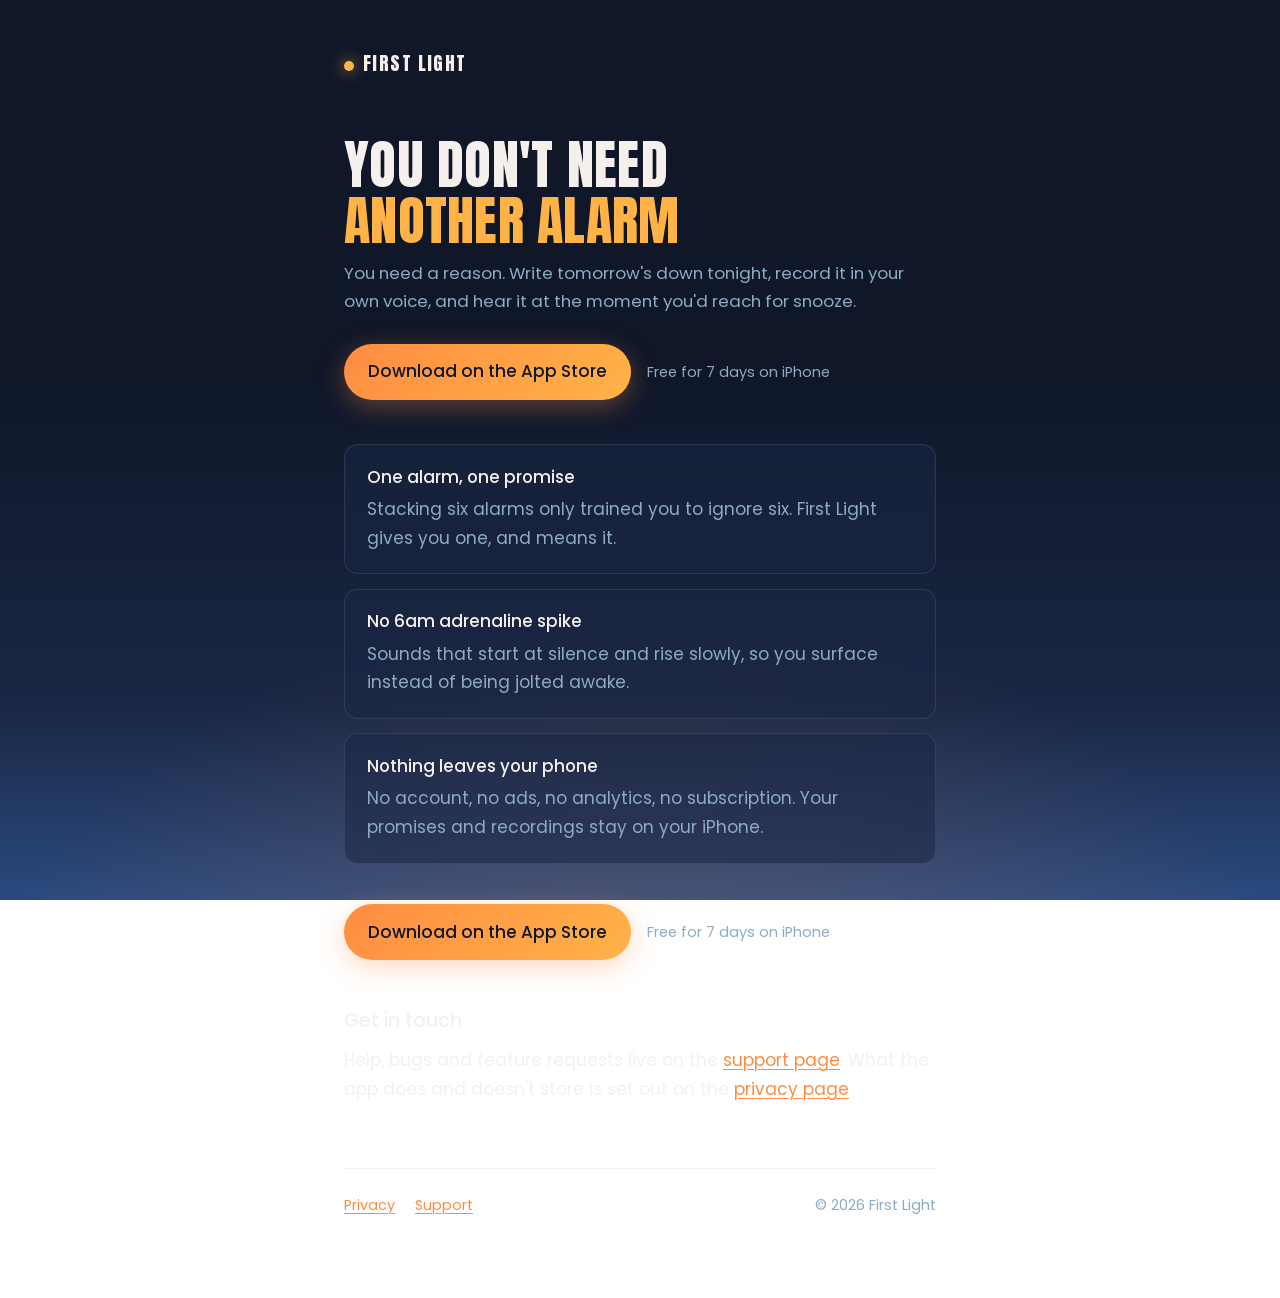
<file: index.html>
<!doctype html>
<html lang="en-GB">
<head>
<meta charset="utf-8">
<meta name="viewport" content="width=device-width, initial-scale=1">
<title>First Light — Wake Up On Time</title>
<meta name="description" content="One alarm. One promise. Record why you're getting up and hear it at 6am, in your own voice.">
<meta property="og:type" content="website">
<meta property="og:site_name" content="First Light">
<meta property="og:title" content="First Light: Stop hitting snooze">
<meta property="og:description" content="One alarm. One promise. Record why you're getting up and hear it in your own voice. Free for 7 days on iPhone.">
<meta property="og:url" content="https://lukebowes-bit.github.io/firstlight-site/">
<meta property="og:image" content="https://lukebowes-bit.github.io/firstlight-site/share.jpg">
<meta property="og:image:width" content="1200">
<meta property="og:image:height" content="630">
<meta property="og:image:alt" content="Three First Light screens over a rising sun, with the words Stop hitting snooze">
<meta name="twitter:card" content="summary_large_image">
<meta name="apple-itunes-app" content="app-id=6816251800">
<link rel="stylesheet" href="style.css">
</head>
<body>
<div class="wrap">

  <header class="masthead">
    <span class="wordmark"><span class="sun"></span>First Light</span>
  </header>

  <main>
    <h1>You don't need<span class="accent">another alarm</span></h1>
    <p class="standfirst">You need a reason. Write tomorrow's down tonight, record it in your own voice, and hear it at the moment you'd reach for snooze.</p>
    <p class="cta"><a class="store" href="https://apps.apple.com/gb/app/first-light-wake-up-on-time/id6816251800">Download on the App Store</a><span class="cta-note">Free for 7 days on iPhone</span></p>

    <div class="card">
      <h2>One alarm, one promise</h2>
      <p class="lede">Stacking six alarms only trained you to ignore six. First Light gives you one, and means it.</p>
    </div>
    <div class="card">
      <h2>No 6am adrenaline spike</h2>
      <p class="lede">Sounds that start at silence and rise slowly, so you surface instead of being jolted awake.</p>
    </div>
    <div class="card">
      <h2>Nothing leaves your phone</h2>
      <p class="lede">No account, no ads, no analytics, no subscription. Your promises and recordings stay on your iPhone.</p>
    </div>

    <p class="cta cta-end"><a class="store" href="https://apps.apple.com/gb/app/first-light-wake-up-on-time/id6816251800">Download on the App Store</a><span class="cta-note">Free for 7 days on iPhone</span></p>

    <h2>Get in touch</h2>
    <p>Help, bugs and feature requests live on the <a href="support/">support page</a>. What the app does and doesn't store is set out on the <a href="privacy/">privacy page</a>.</p>
  </main>

  <footer>
    <a href="privacy/">Privacy</a>
    <a href="support/">Support</a>
    <span class="spacer"></span>
    <span>© 2026 First Light</span>
  </footer>

</div>
</body>
</html>
</file>
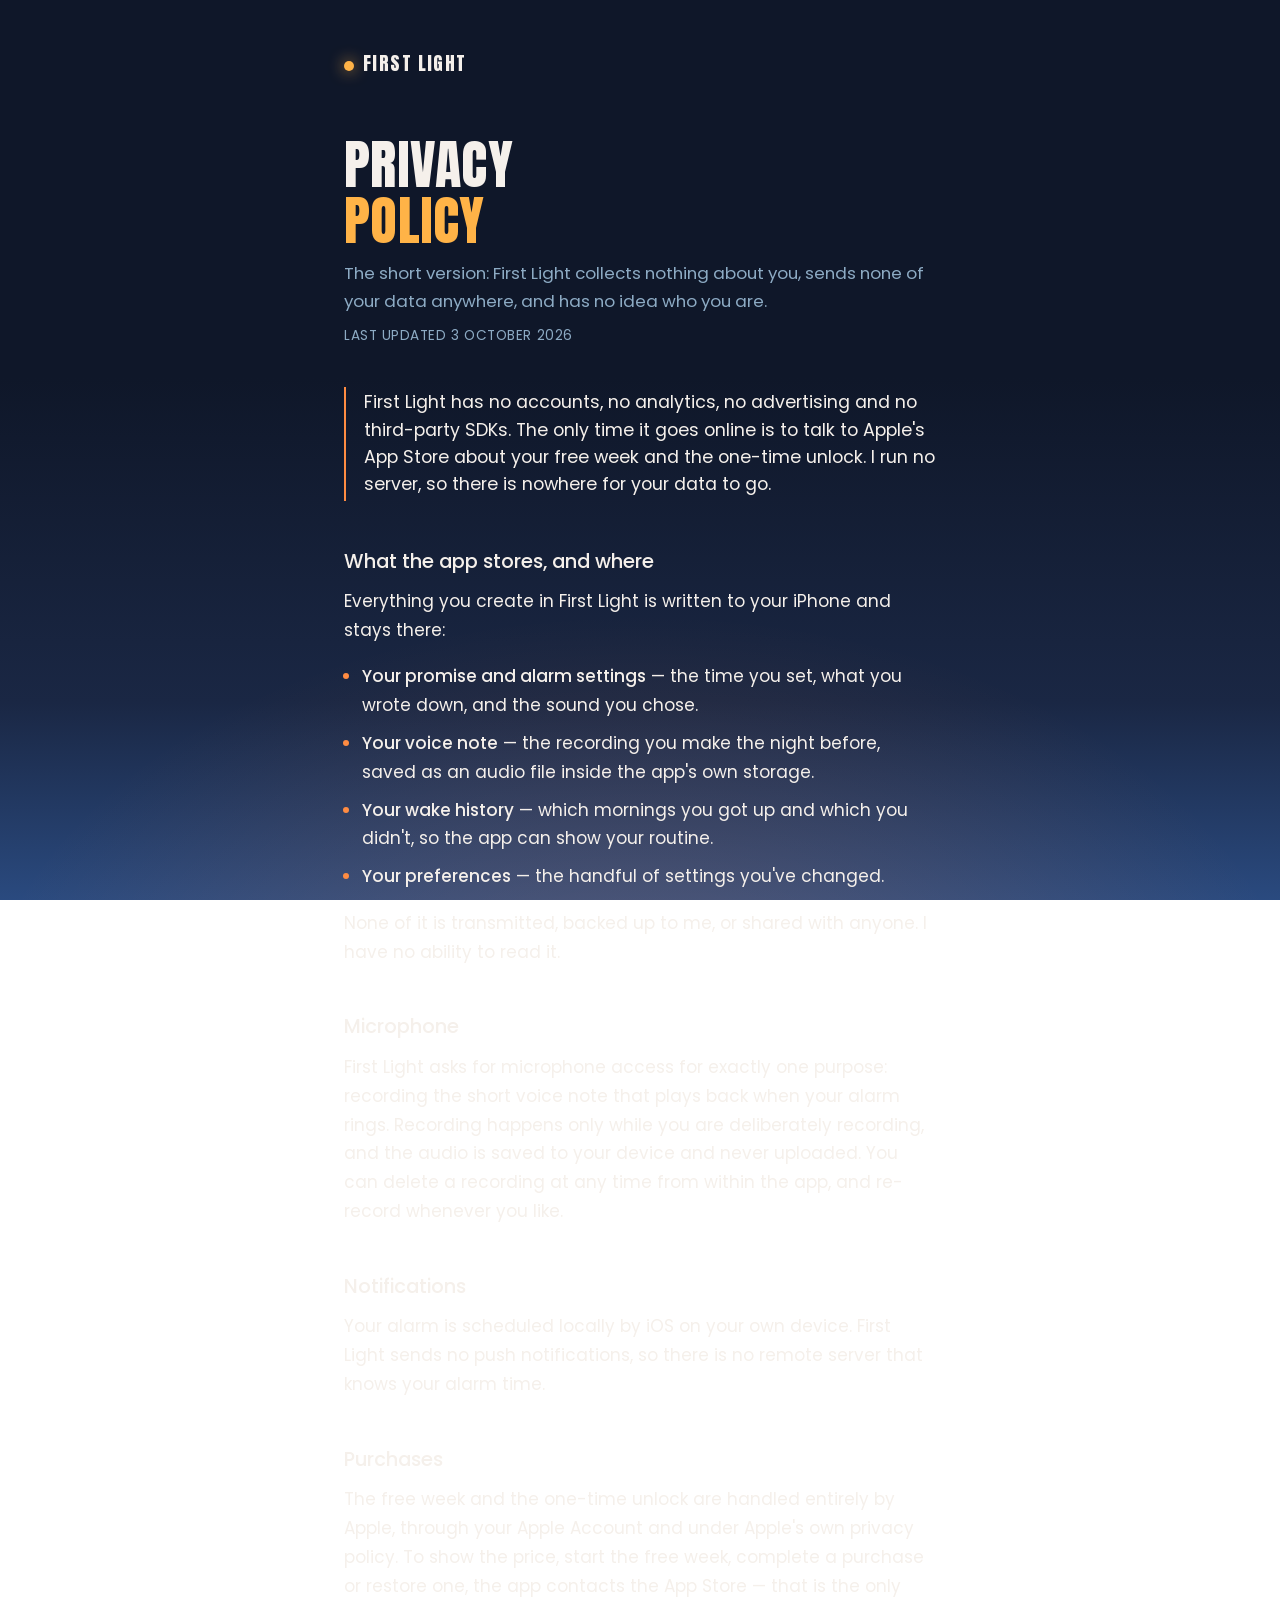
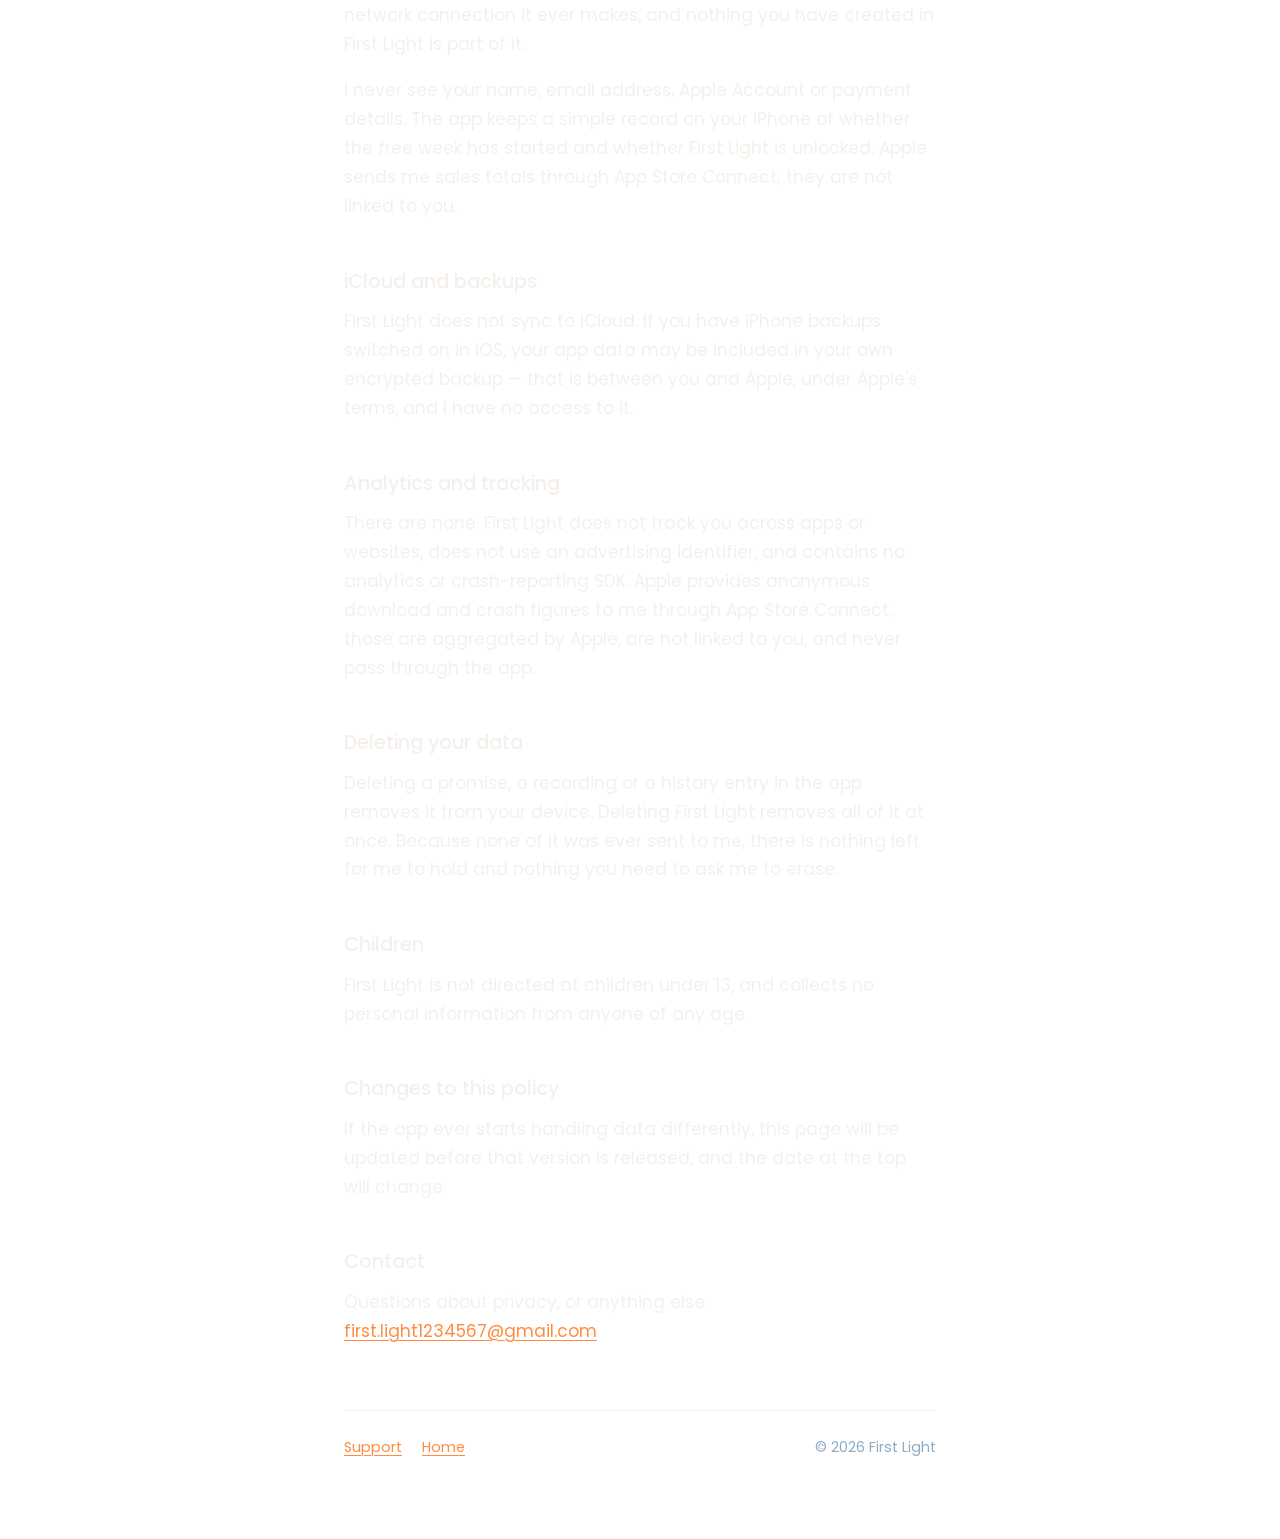
<file: privacy/index.html>
<!doctype html>
<html lang="en-GB">
<head>
<meta charset="utf-8">
<meta name="viewport" content="width=device-width, initial-scale=1">
<title>Privacy Policy — First Light</title>
<meta name="description" content="First Light collects no data. Your promises, recordings and wake history never leave your iPhone.">
<link rel="stylesheet" href="../style.css">
</head>
<body>
<div class="wrap">

  <header class="masthead">
    <a class="wordmark" href="../"><span class="sun"></span>First Light</a>
  </header>

  <main>
    <h1>Privacy<span class="accent">Policy</span></h1>
    <p class="standfirst">The short version: First Light collects nothing about you, sends none of your data anywhere, and has no idea who you are.</p>
    <p class="updated">Last updated 3 October 2026</p>

    <p class="pull">First Light has no accounts, no analytics, no advertising and no third-party SDKs. The only time it goes online is to talk to Apple's App Store about your free week and the one-time unlock. I run no server, so there is nowhere for your data to go.</p>

    <h2>What the app stores, and where</h2>
    <p>Everything you create in First Light is written to your iPhone and stays there:</p>
    <ul>
      <li><strong>Your promise and alarm settings</strong> — the time you set, what you wrote down, and the sound you chose.</li>
      <li><strong>Your voice note</strong> — the recording you make the night before, saved as an audio file inside the app's own storage.</li>
      <li><strong>Your wake history</strong> — which mornings you got up and which you didn't, so the app can show your routine.</li>
      <li><strong>Your preferences</strong> — the handful of settings you've changed.</li>
    </ul>
    <p>None of it is transmitted, backed up to me, or shared with anyone. I have no ability to read it.</p>

    <h2>Microphone</h2>
    <p>First Light asks for microphone access for exactly one purpose: recording the short voice note that plays back when your alarm rings. Recording happens only while you are deliberately recording, and the audio is saved to your device and never uploaded. You can delete a recording at any time from within the app, and re-record whenever you like.</p>

    <h2>Notifications</h2>
    <p>Your alarm is scheduled locally by iOS on your own device. First Light sends no push notifications, so there is no remote server that knows your alarm time.</p>

    <h2>Purchases</h2>
    <p>The free week and the one-time unlock are handled entirely by Apple, through your Apple Account and under Apple's own privacy policy. To show the price, start the free week, complete a purchase or restore one, the app contacts the App Store — that is the only network connection it ever makes, and nothing you have created in First Light is part of it.</p>
    <p>I never see your name, email address, Apple Account or payment details. The app keeps a simple record on your iPhone of whether the free week has started and whether First Light is unlocked. Apple sends me sales totals through App Store Connect; they are not linked to you.</p>

    <h2>iCloud and backups</h2>
    <p>First Light does not sync to iCloud. If you have iPhone backups switched on in iOS, your app data may be included in your own encrypted backup — that is between you and Apple, under Apple's terms, and I have no access to it.</p>

    <h2>Analytics and tracking</h2>
    <p>There are none. First Light does not track you across apps or websites, does not use an advertising identifier, and contains no analytics or crash-reporting SDK. Apple provides anonymous download and crash figures to me through App Store Connect; those are aggregated by Apple, are not linked to you, and never pass through the app.</p>

    <h2>Deleting your data</h2>
    <p>Deleting a promise, a recording or a history entry in the app removes it from your device. Deleting First Light removes all of it at once. Because none of it was ever sent to me, there is nothing left for me to hold and nothing you need to ask me to erase.</p>

    <h2>Children</h2>
    <p>First Light is not directed at children under 13, and collects no personal information from anyone of any age.</p>

    <h2>Changes to this policy</h2>
    <p>If the app ever starts handling data differently, this page will be updated before that version is released, and the date at the top will change.</p>

    <h2>Contact</h2>
    <p>Questions about privacy, or anything else: <a href="mailto:first.light1234567@gmail.com">first.light1234567@gmail.com</a>.</p>
  </main>

  <footer>
    <a href="../support/">Support</a>
    <a href="../">Home</a>
    <span class="spacer"></span>
    <span>© 2026 First Light</span>
  </footer>

</div>
</body>
</html>
</file>
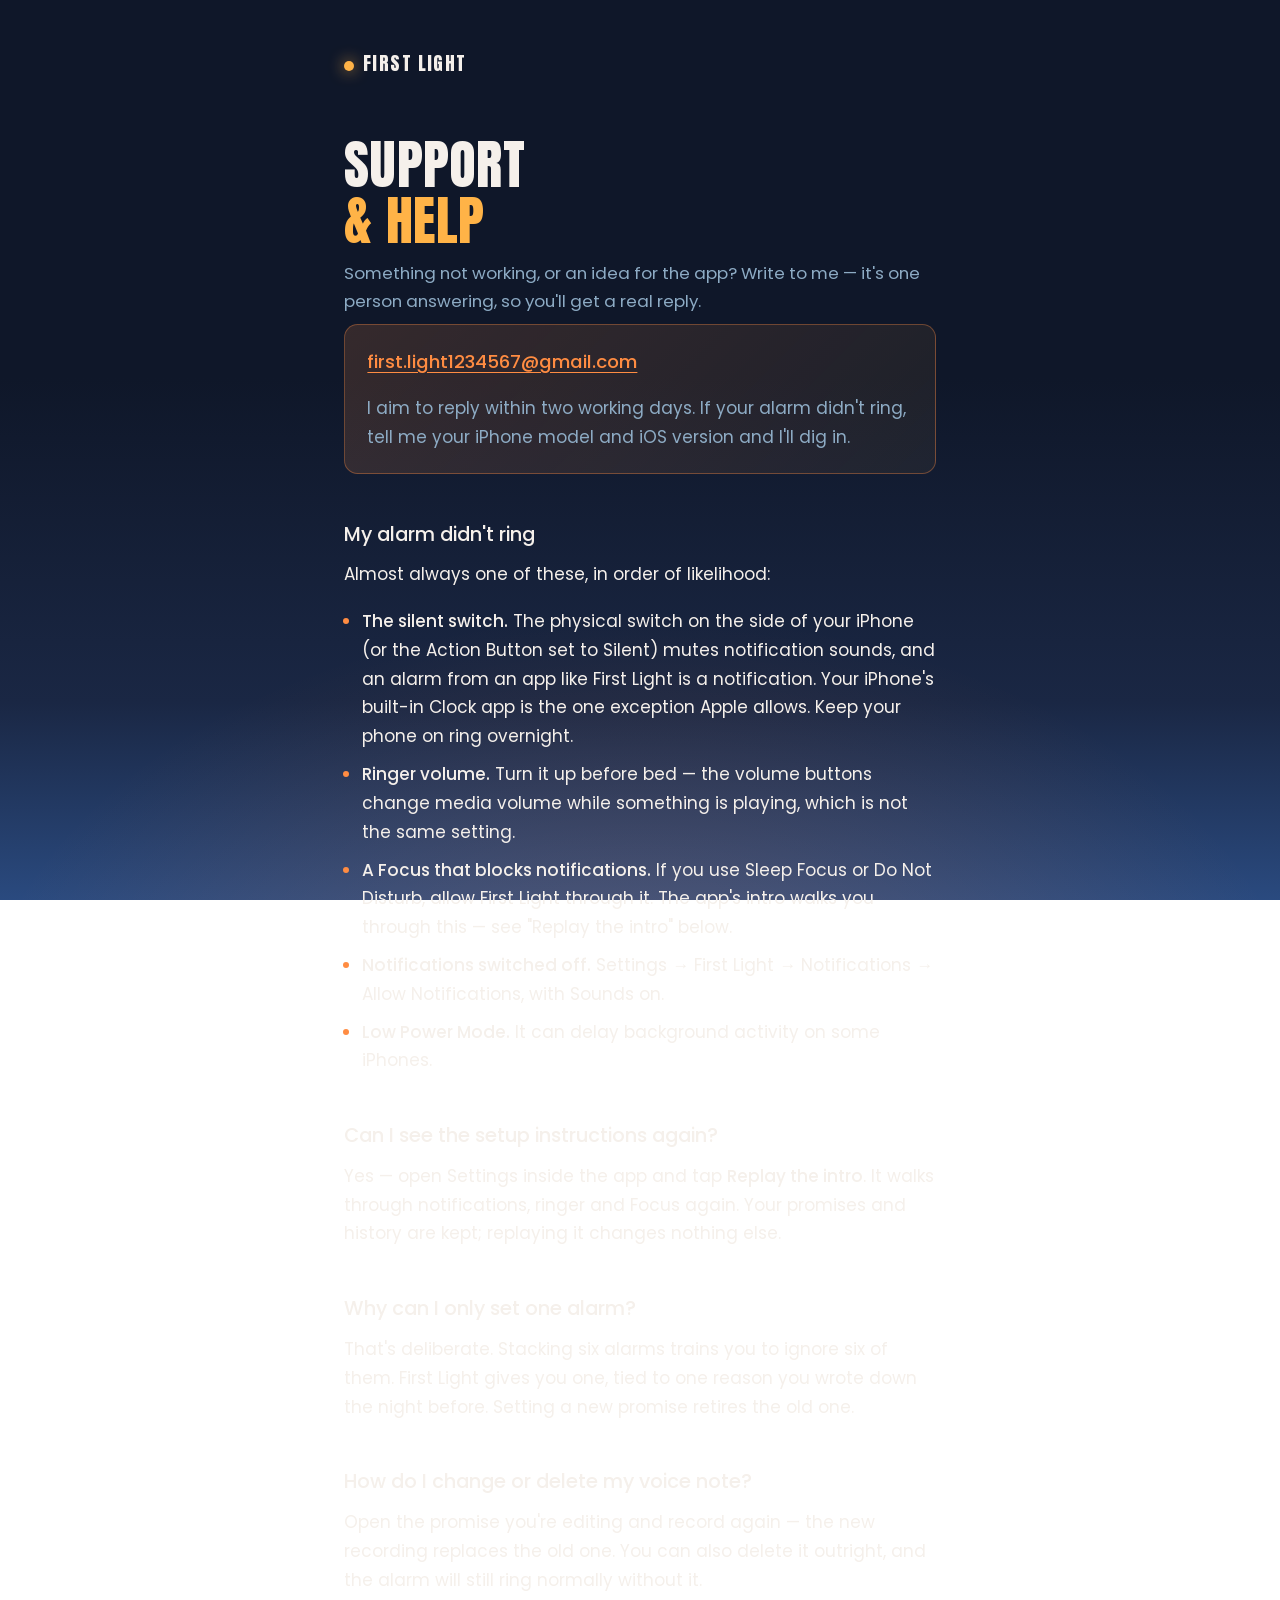
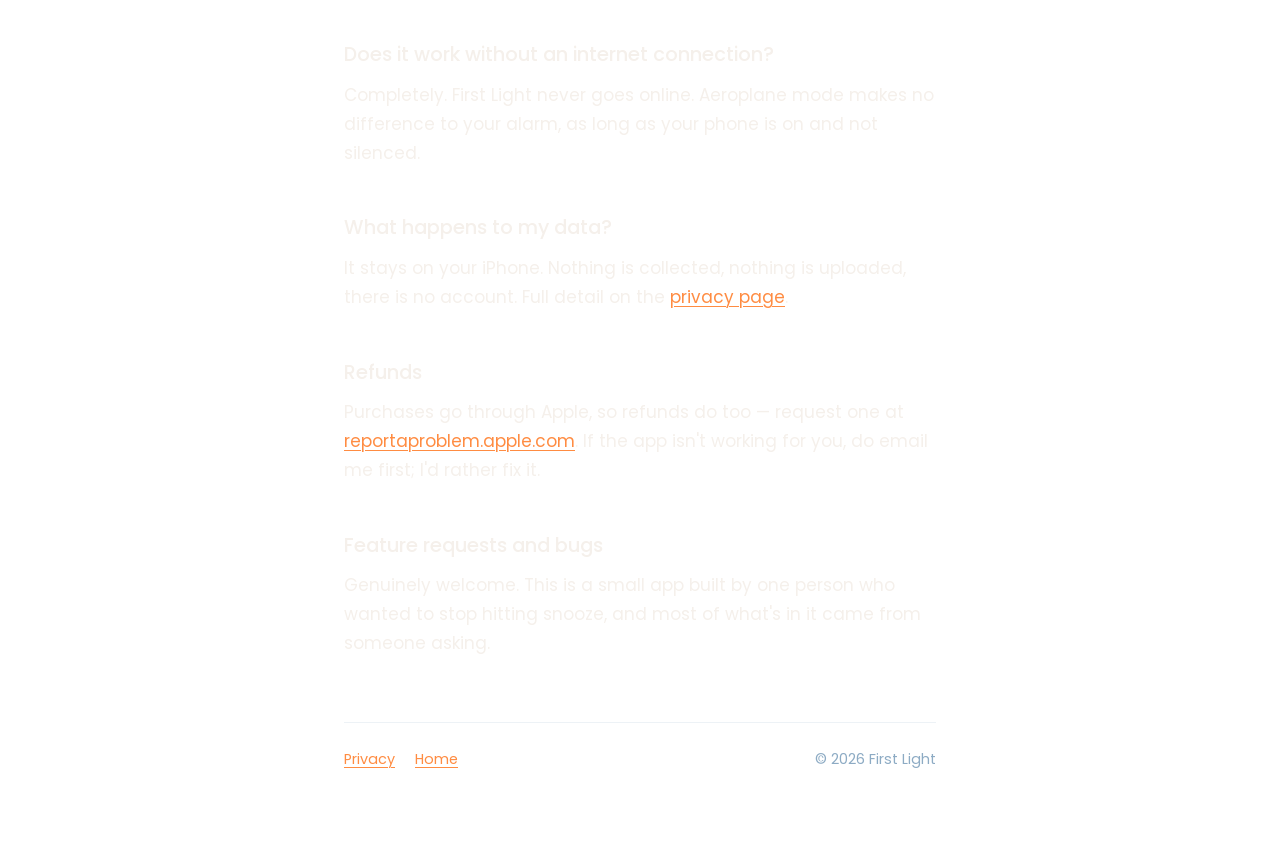
<file: support/index.html>
<!doctype html>
<html lang="en-GB">
<head>
<meta charset="utf-8">
<meta name="viewport" content="width=device-width, initial-scale=1">
<title>Support — First Light</title>
<meta name="description" content="Help with First Light: alarms that didn't ring, voice notes, and getting in touch.">
<link rel="stylesheet" href="../style.css">
</head>
<body>
<div class="wrap">

  <header class="masthead">
    <a class="wordmark" href="../"><span class="sun"></span>First Light</a>
  </header>

  <main>
    <h1>Support<span class="accent">&amp; Help</span></h1>
    <p class="standfirst">Something not working, or an idea for the app? Write to me — it's one person answering, so you'll get a real reply.</p>

    <div class="card contact">
      <p class="email"><a href="mailto:first.light1234567@gmail.com">first.light1234567@gmail.com</a></p>
      <p class="lede">I aim to reply within two working days. If your alarm didn't ring, tell me your iPhone model and iOS version and I'll dig in.</p>
    </div>

    <h2>My alarm didn't ring</h2>
    <p>Almost always one of these, in order of likelihood:</p>
    <ul>
      <li><strong>The silent switch.</strong> The physical switch on the side of your iPhone (or the Action Button set to Silent) mutes notification sounds, and an alarm from an app like First Light is a notification. Your iPhone's built-in Clock app is the one exception Apple allows. Keep your phone on ring overnight.</li>
      <li><strong>Ringer volume.</strong> Turn it up before bed — the volume buttons change media volume while something is playing, which is not the same setting.</li>
      <li><strong>A Focus that blocks notifications.</strong> If you use Sleep Focus or Do Not Disturb, allow First Light through it. The app's intro walks you through this — see "Replay the intro" below.</li>
      <li><strong>Notifications switched off.</strong> Settings → First Light → Notifications → Allow Notifications, with Sounds on.</li>
      <li><strong>Low Power Mode.</strong> It can delay background activity on some iPhones.</li>
    </ul>

    <h2>Can I see the setup instructions again?</h2>
    <p>Yes — open Settings inside the app and tap <strong>Replay the intro</strong>. It walks through notifications, ringer and Focus again. Your promises and history are kept; replaying it changes nothing else.</p>

    <h2>Why can I only set one alarm?</h2>
    <p>That's deliberate. Stacking six alarms trains you to ignore six of them. First Light gives you one, tied to one reason you wrote down the night before. Setting a new promise retires the old one.</p>

    <h2>How do I change or delete my voice note?</h2>
    <p>Open the promise you're editing and record again — the new recording replaces the old one. You can also delete it outright, and the alarm will still ring normally without it.</p>

    <h2>Does it work without an internet connection?</h2>
    <p>Completely. First Light never goes online. Aeroplane mode makes no difference to your alarm, as long as your phone is on and not silenced.</p>

    <h2>What happens to my data?</h2>
    <p>It stays on your iPhone. Nothing is collected, nothing is uploaded, there is no account. Full detail on the <a href="../privacy/">privacy page</a>.</p>

    <h2>Refunds</h2>
    <p>Purchases go through Apple, so refunds do too — request one at <a href="https://reportaproblem.apple.com">reportaproblem.apple.com</a>. If the app isn't working for you, do email me first; I'd rather fix it.</p>

    <h2>Feature requests and bugs</h2>
    <p>Genuinely welcome. This is a small app built by one person who wanted to stop hitting snooze, and most of what's in it came from someone asking.</p>
  </main>

  <footer>
    <a href="../privacy/">Privacy</a>
    <a href="../">Home</a>
    <span class="spacer"></span>
    <span>© 2026 First Light</span>
  </footer>

</div>
</body>
</html>
</file>
<file: style.css>
/* First Light — support site
   Palette lifted from FirstLight/DesignSystem/Colors.swift so the pages read as
   part of the app rather than a bolted-on legal afterthought. */

@font-face {
  font-family: 'Anton';
  src: url('fonts/Anton-400.woff2') format('woff2');
  font-weight: 400; font-display: swap;
}
@font-face {
  font-family: 'Poppins';
  src: url('fonts/Poppins-400.woff2') format('woff2');
  font-weight: 400; font-display: swap;
}
@font-face {
  font-family: 'Poppins';
  src: url('fonts/Poppins-500.woff2') format('woff2');
  font-weight: 500; font-display: swap;
}

:root {
  --midnight:   #0F1729;
  --deep-navy:  #1A2744;
  --dusk-blue:  #2A4A7F;
  --amber:      #FF8C42;
  --golden:     #FFB347;
  --dawn-white: #F5F0EB;
  --mist:       #8DABC4;
  --measure: 40rem;
}

* { box-sizing: border-box; }

html { -webkit-text-size-adjust: 100%; }

body {
  margin: 0;
  min-height: 100vh;
  background:
    radial-gradient(60rem 40rem at 50% 118%, rgba(255, 140, 66, 0.22), transparent 70%),
    linear-gradient(180deg, var(--midnight) 0%, var(--midnight) 42%, var(--deep-navy) 78%, var(--dusk-blue) 100%);
  background-attachment: fixed;
  color: var(--dawn-white);
  font-family: 'Poppins', -apple-system, BlinkMacSystemFont, 'Segoe UI', Roboto, sans-serif;
  font-size: 17px;
  line-height: 1.7;
  -webkit-font-smoothing: antialiased;
}

.wrap {
  max-width: var(--measure);
  margin: 0 auto;
  padding: 3rem 1.5rem 5rem;
}

/* Masthead ---------------------------------------------------------------- */

.masthead { margin-bottom: 3.5rem; }

.wordmark {
  display: inline-flex;
  align-items: baseline;
  gap: 0.55rem;
  font-family: 'Anton', Impact, sans-serif;
  font-size: 1.15rem;
  letter-spacing: 0.08em;
  text-transform: uppercase;
  color: var(--dawn-white);
  text-decoration: none;
}
.wordmark .sun {
  width: 0.62rem; height: 0.62rem;
  border-radius: 50%;
  background: var(--golden);
  box-shadow: 0 0 0.9rem rgba(255, 179, 71, 0.85);
}
.wordmark:hover { color: var(--golden); }

/* Type -------------------------------------------------------------------- */

h1 {
  font-family: 'Anton', Impact, sans-serif;
  font-weight: 400;
  font-size: clamp(2.4rem, 8vw, 3.4rem);
  line-height: 1.04;
  letter-spacing: 0.005em;
  text-transform: uppercase;
  margin: 0 0 0.6rem;
}
h1 .accent { color: var(--golden); display: block; }

h2 {
  font-family: 'Poppins', sans-serif;
  font-weight: 500;
  font-size: 1.22rem;
  line-height: 1.35;
  margin: 3rem 0 0.75rem;
  color: var(--dawn-white);
}

.standfirst {
  color: var(--mist);
  font-size: 1.05rem;
  margin: 0 0 0.5rem;
}

.updated {
  color: var(--mist);
  font-size: 0.85rem;
  letter-spacing: 0.04em;
  text-transform: uppercase;
  margin: 0 0 2.5rem;
}

p { margin: 0 0 1.1rem; }

a { color: var(--amber); text-underline-offset: 0.2em; text-decoration-thickness: 1px; }
a:hover { color: var(--golden); }

ul { padding-left: 1.15rem; margin: 0 0 1.1rem; }
li { margin-bottom: 0.55rem; }
li::marker { color: var(--amber); }

strong { font-weight: 500; color: var(--dawn-white); }

/* The one claim worth pulling out of the prose ---------------------------- */

.pull {
  border-left: 2px solid var(--amber);
  padding: 0.15rem 0 0.15rem 1.15rem;
  margin: 2rem 0;
  font-size: 1.1rem;
  line-height: 1.55;
  color: var(--dawn-white);
}

/* Cards used by the landing page and the FAQ ------------------------------ */

.card {
  background: rgba(26, 39, 68, 0.55);
  border: 1px solid rgba(141, 171, 196, 0.16);
  border-radius: 0.85rem;
  padding: 1.3rem 1.4rem;
  margin-bottom: 0.9rem;
}
.card h2 { margin: 0 0 0.4rem; font-size: 1.05rem; }
.card p:last-child { margin-bottom: 0; }
.card .lede { color: var(--mist); }

.contact {
  background: linear-gradient(135deg, rgba(255, 140, 66, 0.16), rgba(255, 179, 71, 0.06));
  border-color: rgba(255, 140, 66, 0.35);
}
.contact .email {
  font-size: 1.15rem;
  font-weight: 500;
  word-break: break-all;
}

/* Footer ------------------------------------------------------------------ */

footer {
  margin-top: 4rem;
  padding-top: 1.5rem;
  border-top: 1px solid rgba(141, 171, 196, 0.16);
  color: var(--mist);
  font-size: 0.9rem;
  display: flex;
  flex-wrap: wrap;
  gap: 0.5rem 1.25rem;
  align-items: baseline;
}
footer .spacer { flex: 1; }

@media (max-width: 30rem) {
  body { font-size: 16px; }
  .wrap { padding: 2.25rem 1.25rem 3.5rem; }
}

/* App Store button -------------------------------------------------------- */

.cta {
  display: flex;
  flex-wrap: wrap;
  align-items: center;
  gap: 0.6rem 1rem;
  margin: 1.75rem 0 2.75rem;
}
.cta-end { margin: 2.5rem 0 0; }
.store {
  display: inline-block;
  padding: 0.85rem 1.5rem;
  border-radius: 999px;
  background: linear-gradient(135deg, var(--amber), var(--golden));
  color: var(--midnight);
  font-weight: 500;
  text-decoration: none;
  box-shadow: 0 0.4rem 1.6rem rgba(255, 140, 66, 0.35);
}
.store:hover { color: var(--midnight); filter: brightness(1.06); }
.cta-note { color: var(--mist); font-size: 0.9rem; }
</file>
